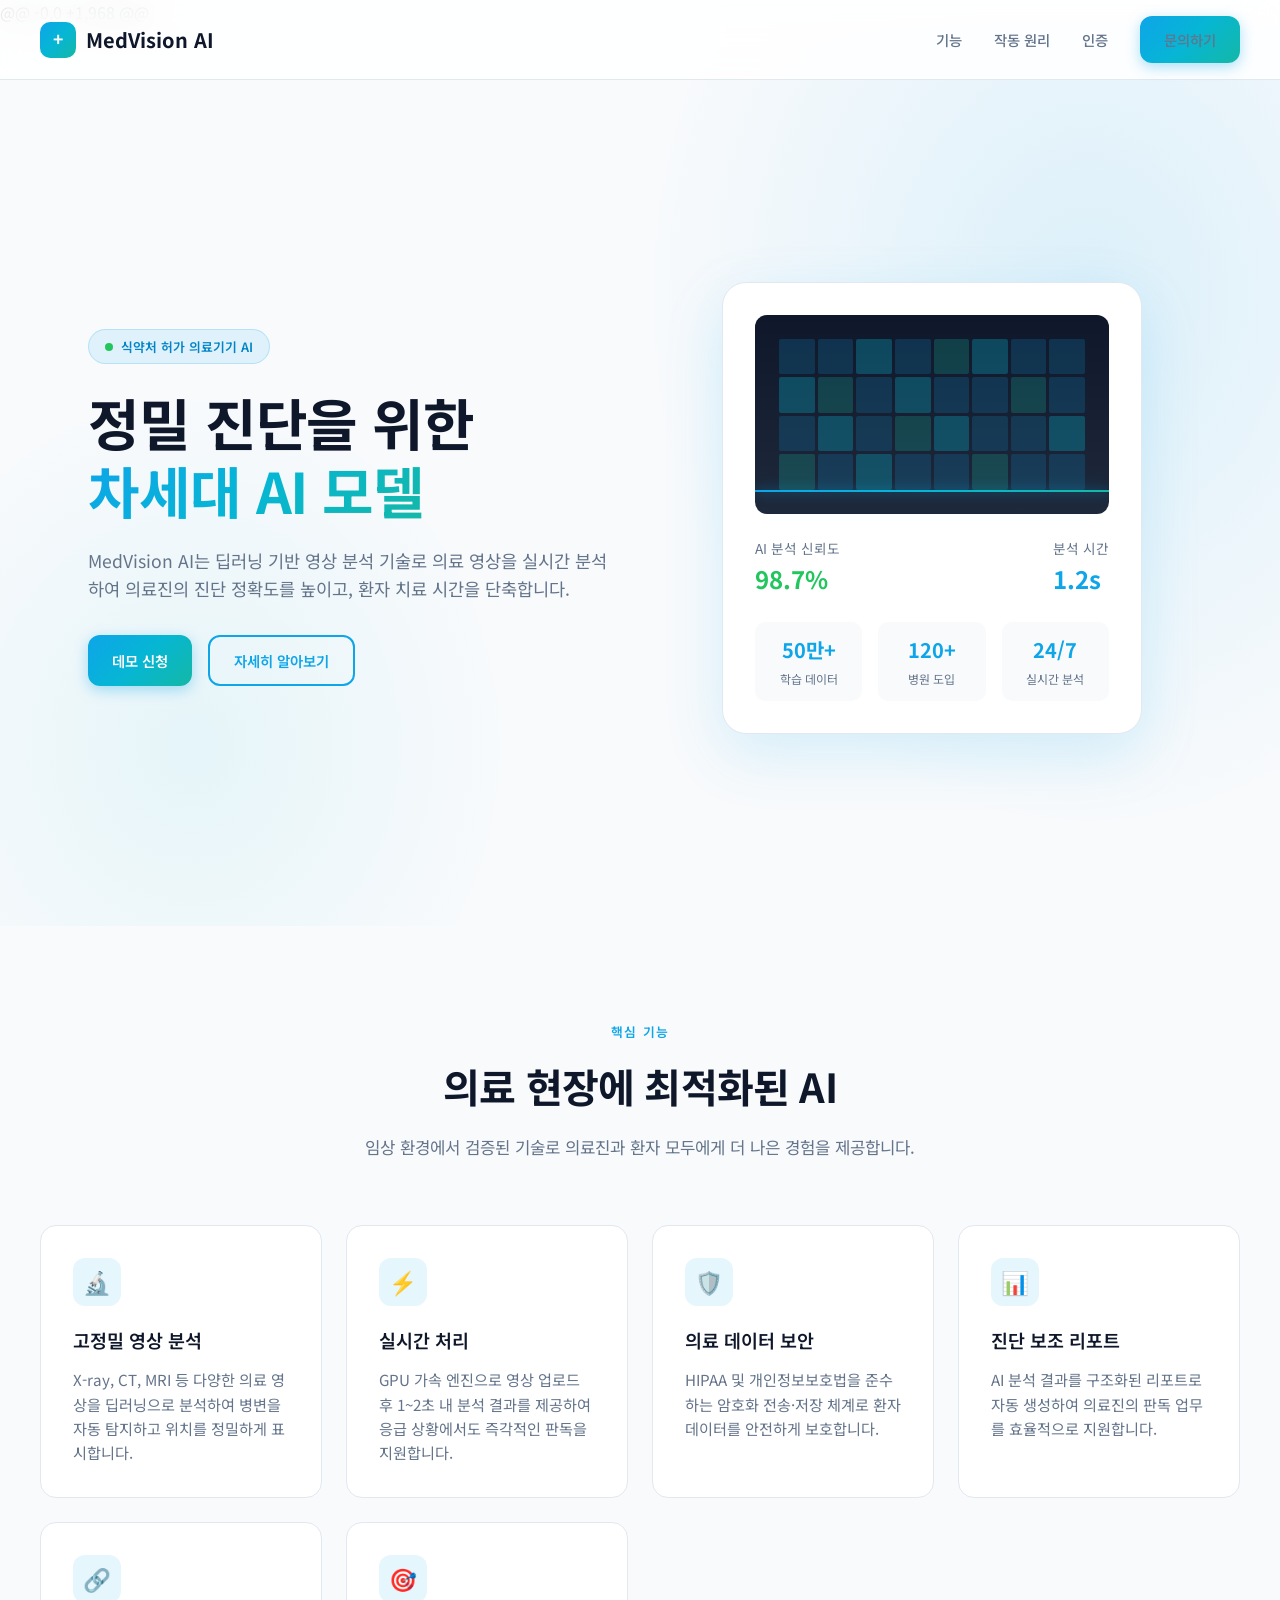
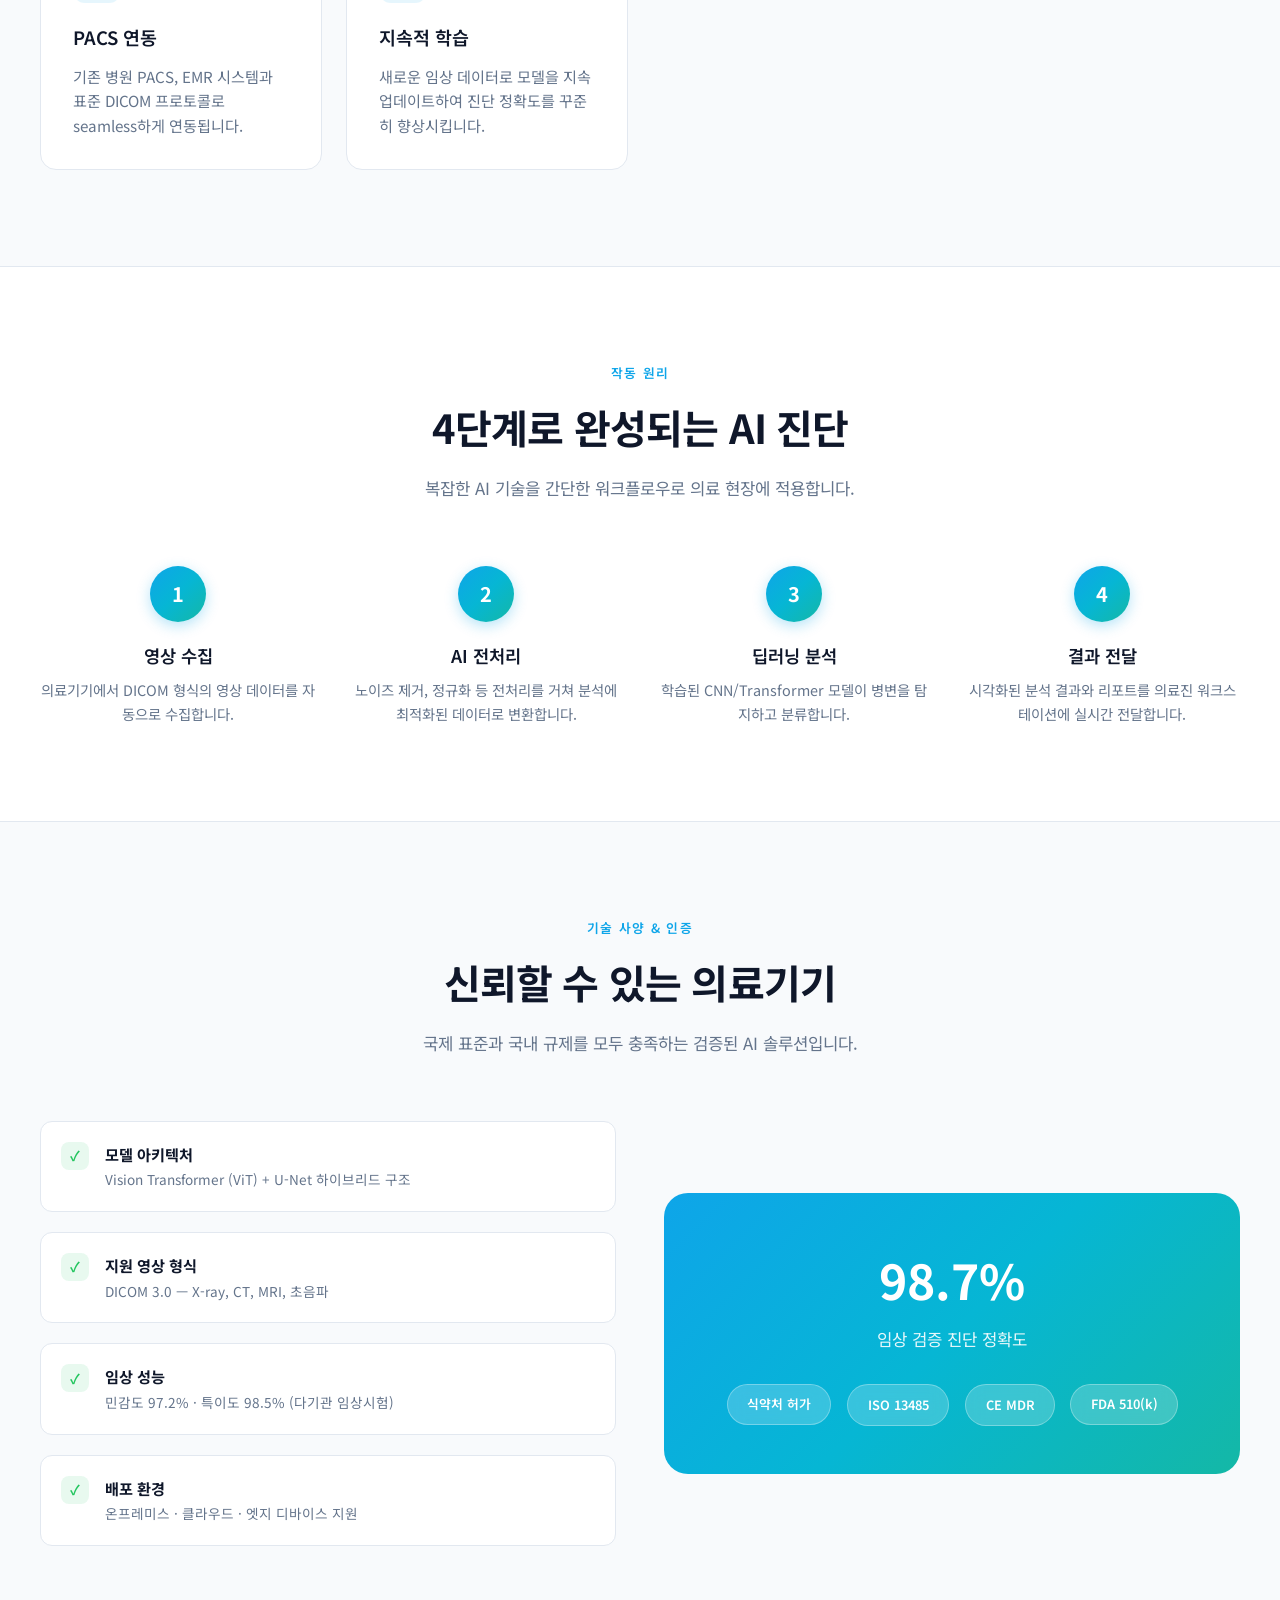
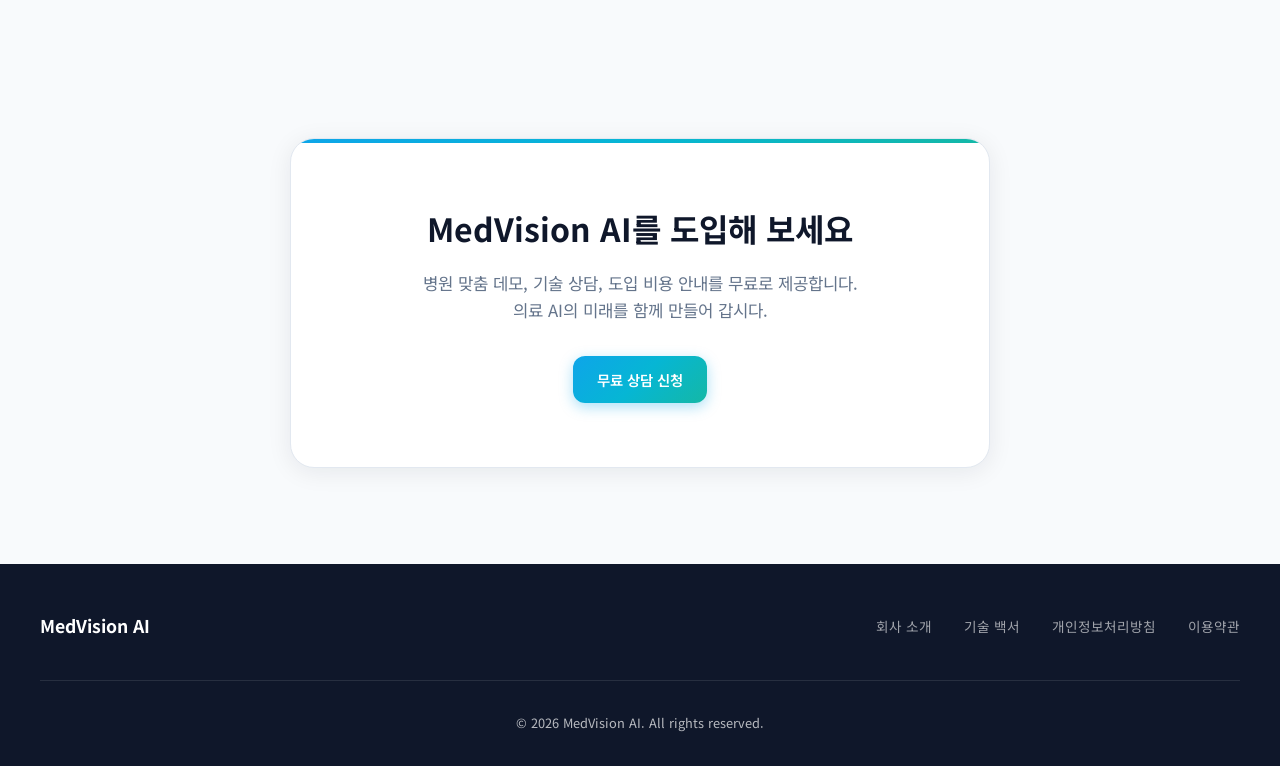
<file: templates/index.html>
@@ -0,0 +1,968 @@
<!DOCTYPE html>
<html lang="ko">
<head>
  <meta charset="UTF-8">
  <meta name="viewport" content="width=device-width, initial-scale=1.0">
  <title>MedVision AI — 의료기기 AI 진단 솔루션</title>
  <link rel="preconnect" href="https://fonts.googleapis.com">
  <link rel="preconnect" href="https://fonts.gstatic.com" crossorigin>
  <link href="https://fonts.googleapis.com/css2?family=Inter:wght@300;400;500;600;700&family=Noto+Sans+KR:wght@300;400;500;600;700&display=swap" rel="stylesheet">
  <style>
    *, *::before, *::after {
      margin: 0;
      padding: 0;
      box-sizing: border-box;
    }

    :root {
      --primary: #0ea5e9;
      --primary-dark: #0284c7;
      --accent: #06b6d4;
      --bg: #f8fafc;
      --surface: #ffffff;
      --text: #0f172a;
      --text-muted: #64748b;
      --border: #e2e8f0;
      --gradient: linear-gradient(135deg, #0ea5e9 0%, #06b6d4 50%, #14b8a6 100%);
      --shadow-sm: 0 1px 3px rgba(15, 23, 42, 0.06);
      --shadow-md: 0 4px 24px rgba(15, 23, 42, 0.08);
      --shadow-lg: 0 20px 60px rgba(14, 165, 233, 0.15);
      --radius: 16px;
      --radius-lg: 24px;
    }

    html {
      scroll-behavior: smooth;
    }

    body {
      font-family: 'Noto Sans KR', 'Inter', -apple-system, sans-serif;
      background: var(--bg);
      color: var(--text);
      line-height: 1.6;
      overflow-x: hidden;
    }

    /* ── Navigation ── */
    nav {
      position: fixed;
      top: 0;
      left: 0;
      right: 0;
      z-index: 100;
      padding: 1rem 2rem;
      background: rgba(255, 255, 255, 0.85);
      backdrop-filter: blur(16px);
      border-bottom: 1px solid var(--border);
      transition: box-shadow 0.3s;
    }

    nav.scrolled {
      box-shadow: var(--shadow-md);
    }

    .nav-inner {
      max-width: 1200px;
      margin: 0 auto;
      display: flex;
      align-items: center;
      justify-content: space-between;
    }

    .logo {
      display: flex;
      align-items: center;
      gap: 0.6rem;
      font-weight: 700;
      font-size: 1.25rem;
      color: var(--text);
      text-decoration: none;
    }

    .logo-icon {
      width: 36px;
      height: 36px;
      background: var(--gradient);
      border-radius: 10px;
      display: flex;
      align-items: center;
      justify-content: center;
      color: white;
      font-size: 1.1rem;
    }

    .nav-links {
      display: flex;
      align-items: center;
      gap: 2rem;
      list-style: none;
    }

    .nav-links a {
      text-decoration: none;
      color: var(--text-muted);
      font-size: 0.9rem;
      font-weight: 500;
      transition: color 0.2s;
    }

    .nav-links a:hover {
      color: var(--primary);
    }

    .btn {
      display: inline-flex;
      align-items: center;
      gap: 0.5rem;
      padding: 0.75rem 1.5rem;
      border-radius: 12px;
      font-size: 0.9rem;
      font-weight: 600;
      text-decoration: none;
      border: none;
      cursor: pointer;
      transition: all 0.25s;
    }

    .btn-primary {
      background: var(--gradient);
      color: white;
      box-shadow: 0 4px 14px rgba(14, 165, 233, 0.35);
    }

    .btn-primary:hover {
      transform: translateY(-2px);
      box-shadow: 0 8px 24px rgba(14, 165, 233, 0.4);
    }

    .btn-outline {
      background: transparent;
      color: var(--primary);
      border: 2px solid var(--primary);
    }

    .btn-outline:hover {
      background: var(--primary);
      color: white;
    }

    /* ── Hero ── */
    .hero {
      min-height: 100vh;
      display: flex;
      align-items: center;
      padding: 8rem 2rem 4rem;
      position: relative;
      overflow: hidden;
    }

    .hero::before {
      content: '';
      position: absolute;
      top: -30%;
      right: -20%;
      width: 70%;
      height: 120%;
      background: radial-gradient(ellipse, rgba(14, 165, 233, 0.12) 0%, transparent 70%);
      pointer-events: none;
    }

    .hero::after {
      content: '';
      position: absolute;
      bottom: -20%;
      left: -10%;
      width: 50%;
      height: 80%;
      background: radial-gradient(ellipse, rgba(6, 182, 212, 0.08) 0%, transparent 70%);
      pointer-events: none;
    }

    .hero-inner {
      max-width: 1200px;
      margin: 0 auto;
      display: grid;
      grid-template-columns: 1fr 1fr;
      gap: 4rem;
      align-items: center;
      position: relative;
      z-index: 1;
    }

    .hero-badge {
      display: inline-flex;
      align-items: center;
      gap: 0.5rem;
      padding: 0.4rem 1rem;
      background: rgba(14, 165, 233, 0.1);
      border: 1px solid rgba(14, 165, 233, 0.2);
      border-radius: 100px;
      font-size: 0.8rem;
      font-weight: 600;
      color: var(--primary-dark);
      margin-bottom: 1.5rem;
    }

    .hero-badge span {
      width: 8px;
      height: 8px;
      background: #22c55e;
      border-radius: 50%;
      animation: pulse 2s infinite;
    }

    @keyframes pulse {
      0%, 100% { opacity: 1; }
      50% { opacity: 0.4; }
    }

    .hero h1 {
      font-size: clamp(2.2rem, 5vw, 3.5rem);
      font-weight: 700;
      line-height: 1.2;
      margin-bottom: 1.5rem;
      letter-spacing: -0.02em;
    }

    .hero h1 .gradient-text {
      background: var(--gradient);
      -webkit-background-clip: text;
      -webkit-text-fill-color: transparent;
      background-clip: text;
    }

    .hero p {
      font-size: 1.1rem;
      color: var(--text-muted);
      margin-bottom: 2rem;
      max-width: 520px;
    }

    .hero-actions {
      display: flex;
      gap: 1rem;
      flex-wrap: wrap;
    }

    .hero-visual {
      position: relative;
      display: flex;
      justify-content: center;
      align-items: center;
    }

    .hero-card {
      background: var(--surface);
      border-radius: var(--radius-lg);
      padding: 2rem;
      box-shadow: var(--shadow-lg);
      border: 1px solid var(--border);
      width: 100%;
      max-width: 420px;
      animation: float 6s ease-in-out infinite;
    }

    @keyframes float {
      0%, 100% { transform: translateY(0); }
      50% { transform: translateY(-12px); }
    }

    .scan-preview {
      background: linear-gradient(180deg, #0f172a 0%, #1e293b 100%);
      border-radius: 12px;
      padding: 1.5rem;
      margin-bottom: 1.5rem;
      position: relative;
      overflow: hidden;
    }

    .scan-grid {
      display: grid;
      grid-template-columns: repeat(8, 1fr);
      gap: 3px;
      opacity: 0.6;
    }

    .scan-cell {
      aspect-ratio: 1;
      border-radius: 2px;
      background: rgba(14, 165, 233, 0.3);
      animation: scanPulse 3s ease-in-out infinite;
    }

    .scan-cell:nth-child(odd) { animation-delay: 0.5s; }
    .scan-cell:nth-child(3n) { background: rgba(6, 182, 212, 0.5); }
    .scan-cell:nth-child(5n) { background: rgba(20, 184, 166, 0.4); }

    @keyframes scanPulse {
      0%, 100% { opacity: 0.3; }
      50% { opacity: 1; }
    }

    .scan-line {
      position: absolute;
      left: 0;
      right: 0;
      height: 2px;
      background: var(--gradient);
      box-shadow: 0 0 12px rgba(14, 165, 233, 0.8);
      animation: scanLine 3s linear infinite;
    }

    @keyframes scanLine {
      0% { top: 0; }
      100% { top: 100%; }
    }

    .scan-result {
      display: flex;
      justify-content: space-between;
      align-items: center;
    }

    .scan-result-label {
      font-size: 0.85rem;
      color: var(--text-muted);
    }

    .scan-result-value {
      font-size: 1.5rem;
      font-weight: 700;
      color: #22c55e;
    }

    .hero-stats {
      display: grid;
      grid-template-columns: repeat(3, 1fr);
      gap: 1rem;
      margin-top: 1.5rem;
    }

    .stat-item {
      text-align: center;
      padding: 0.75rem;
      background: var(--bg);
      border-radius: 10px;
    }

    .stat-value {
      font-size: 1.25rem;
      font-weight: 700;
      color: var(--primary);
    }

    .stat-label {
      font-size: 0.75rem;
      color: var(--text-muted);
      margin-top: 0.2rem;
    }

    /* ── Sections ── */
    section {
      padding: 6rem 2rem;
    }

    .section-inner {
      max-width: 1200px;
      margin: 0 auto;
    }

    .section-header {
      text-align: center;
      margin-bottom: 4rem;
    }

    .section-tag {
      display: inline-block;
      font-size: 0.8rem;
      font-weight: 600;
      color: var(--primary);
      text-transform: uppercase;
      letter-spacing: 0.1em;
      margin-bottom: 0.75rem;
    }

    .section-header h2 {
      font-size: clamp(1.8rem, 4vw, 2.5rem);
      font-weight: 700;
      margin-bottom: 1rem;
      letter-spacing: -0.02em;
    }

    .section-header p {
      color: var(--text-muted);
      max-width: 600px;
      margin: 0 auto;
      font-size: 1.05rem;
    }

    /* ── Features ── */
    .features-grid {
      display: grid;
      grid-template-columns: repeat(auto-fit, minmax(280px, 1fr));
      gap: 1.5rem;
    }

    .feature-card {
      background: var(--surface);
      border: 1px solid var(--border);
      border-radius: var(--radius);
      padding: 2rem;
      transition: all 0.3s;
    }

    .feature-card:hover {
      transform: translateY(-4px);
      box-shadow: var(--shadow-md);
      border-color: rgba(14, 165, 233, 0.3);
    }

    .feature-icon {
      width: 48px;
      height: 48px;
      background: rgba(14, 165, 233, 0.1);
      border-radius: 12px;
      display: flex;
      align-items: center;
      justify-content: center;
      font-size: 1.4rem;
      margin-bottom: 1.25rem;
    }

    .feature-card h3 {
      font-size: 1.15rem;
      font-weight: 600;
      margin-bottom: 0.75rem;
    }

    .feature-card p {
      color: var(--text-muted);
      font-size: 0.95rem;
    }

    /* ── How it works ── */
    .how-it-works {
      background: var(--surface);
      border-top: 1px solid var(--border);
      border-bottom: 1px solid var(--border);
    }

    .steps {
      display: grid;
      grid-template-columns: repeat(auto-fit, minmax(240px, 1fr));
      gap: 2rem;
      position: relative;
    }

    .step {
      text-align: center;
      position: relative;
    }

    .step-number {
      width: 56px;
      height: 56px;
      background: var(--gradient);
      color: white;
      border-radius: 50%;
      display: flex;
      align-items: center;
      justify-content: center;
      font-size: 1.25rem;
      font-weight: 700;
      margin: 0 auto 1.25rem;
      box-shadow: 0 4px 14px rgba(14, 165, 233, 0.3);
    }

    .step h3 {
      font-size: 1.1rem;
      font-weight: 600;
      margin-bottom: 0.5rem;
    }

    .step p {
      color: var(--text-muted);
      font-size: 0.9rem;
    }

    /* ── Specs ── */
    .specs-grid {
      display: grid;
      grid-template-columns: 1fr 1fr;
      gap: 3rem;
      align-items: center;
    }

    .specs-list {
      list-style: none;
      display: flex;
      flex-direction: column;
      gap: 1.25rem;
    }

    .spec-item {
      display: flex;
      align-items: flex-start;
      gap: 1rem;
      padding: 1.25rem;
      background: var(--surface);
      border: 1px solid var(--border);
      border-radius: 12px;
      transition: border-color 0.2s;
    }

    .spec-item:hover {
      border-color: rgba(14, 165, 233, 0.3);
    }

    .spec-check {
      width: 28px;
      height: 28px;
      min-width: 28px;
      background: rgba(34, 197, 94, 0.1);
      color: #22c55e;
      border-radius: 8px;
      display: flex;
      align-items: center;
      justify-content: center;
      font-size: 0.85rem;
      font-weight: 700;
    }

    .spec-item strong {
      display: block;
      font-size: 0.95rem;
      margin-bottom: 0.2rem;
    }

    .spec-item span {
      font-size: 0.85rem;
      color: var(--text-muted);
    }

    .specs-visual {
      background: var(--gradient);
      border-radius: var(--radius-lg);
      padding: 3rem;
      color: white;
      text-align: center;
    }

    .specs-visual h3 {
      font-size: 3rem;
      font-weight: 700;
      margin-bottom: 0.5rem;
    }

    .specs-visual p {
      opacity: 0.9;
      font-size: 1.05rem;
      margin-bottom: 2rem;
    }

    .cert-badges {
      display: flex;
      justify-content: center;
      gap: 1rem;
      flex-wrap: wrap;
    }

    .cert-badge {
      background: rgba(255, 255, 255, 0.2);
      backdrop-filter: blur(8px);
      padding: 0.6rem 1.2rem;
      border-radius: 100px;
      font-size: 0.8rem;
      font-weight: 600;
      border: 1px solid rgba(255, 255, 255, 0.3);
    }

    /* ── CTA ── */
    .cta {
      text-align: center;
      padding: 6rem 2rem;
    }

    .cta-box {
      max-width: 700px;
      margin: 0 auto;
      background: var(--surface);
      border: 1px solid var(--border);
      border-radius: var(--radius-lg);
      padding: 4rem 3rem;
      box-shadow: var(--shadow-md);
      position: relative;
      overflow: hidden;
    }

    .cta-box::before {
      content: '';
      position: absolute;
      top: 0;
      left: 0;
      right: 0;
      height: 4px;
      background: var(--gradient);
    }

    .cta-box h2 {
      font-size: 2rem;
      font-weight: 700;
      margin-bottom: 1rem;
    }

    .cta-box p {
      color: var(--text-muted);
      margin-bottom: 2rem;
      font-size: 1.05rem;
    }

    /* ── Footer ── */
    footer {
      background: var(--text);
      color: rgba(255, 255, 255, 0.7);
      padding: 3rem 2rem 2rem;
    }

    .footer-inner {
      max-width: 1200px;
      margin: 0 auto;
      display: flex;
      justify-content: space-between;
      align-items: center;
      flex-wrap: wrap;
      gap: 1.5rem;
    }

    .footer-logo {
      color: white;
      font-weight: 700;
      font-size: 1.1rem;
    }

    .footer-links {
      display: flex;
      gap: 2rem;
      list-style: none;
    }

    .footer-links a {
      color: rgba(255, 255, 255, 0.6);
      text-decoration: none;
      font-size: 0.85rem;
      transition: color 0.2s;
    }

    .footer-links a:hover {
      color: white;
    }

    .footer-copy {
      width: 100%;
      text-align: center;
      padding-top: 2rem;
      margin-top: 1rem;
      border-top: 1px solid rgba(255, 255, 255, 0.1);
      font-size: 0.8rem;
    }

    /* ── Responsive ── */
    @media (max-width: 900px) {
      .hero-inner {
        grid-template-columns: 1fr;
        text-align: center;
      }

      .hero p {
        margin-left: auto;
        margin-right: auto;
      }

      .hero-actions {
        justify-content: center;
      }

      .hero-visual {
        order: -1;
      }

      .specs-grid {
        grid-template-columns: 1fr;
      }

      .nav-links {
        display: none;
      }
    }

    /* ── Fade-in animation ── */
    .fade-in {
      opacity: 0;
      transform: translateY(24px);
      transition: opacity 0.6s ease, transform 0.6s ease;
    }

    .fade-in.visible {
      opacity: 1;
      transform: translateY(0);
    }
  </style>
</head>
<body>

  <!-- Navigation -->
  <nav id="navbar">
    <div class="nav-inner">
      <a href="#" class="logo">
        <div class="logo-icon">+</div>
        MedVision AI
      </a>
      <ul class="nav-links">
        <li><a href="#features">기능</a></li>
        <li><a href="#how-it-works">작동 원리</a></li>
        <li><a href="#specs">인증</a></li>
        <li><a href="#contact" class="btn btn-primary">문의하기</a></li>
      </ul>
    </div>
  </nav>

  <!-- Hero -->
  <section class="hero">
    <div class="hero-inner">
      <div class="hero-content fade-in">
        <div class="hero-badge">
          <span></span>
          식약처 허가 의료기기 AI
        </div>
        <h1>
          정밀 진단을 위한<br>
          <span class="gradient-text">차세대 AI 모델</span>
        </h1>
        <p>
          MedVision AI는 딥러닝 기반 영상 분석 기술로 의료 영상을 실시간 분석하여
          의료진의 진단 정확도를 높이고, 환자 치료 시간을 단축합니다.
        </p>
        <div class="hero-actions">
          <a href="#contact" class="btn btn-primary">데모 신청</a>
          <a href="#how-it-works" class="btn btn-outline">자세히 알아보기</a>
        </div>
      </div>

      <div class="hero-visual fade-in">
        <div class="hero-card">
          <div class="scan-preview">
            <div class="scan-grid">
              <div class="scan-cell"></div><div class="scan-cell"></div><div class="scan-cell"></div><div class="scan-cell"></div>
              <div class="scan-cell"></div><div class="scan-cell"></div><div class="scan-cell"></div><div class="scan-cell"></div>
              <div class="scan-cell"></div><div class="scan-cell"></div><div class="scan-cell"></div><div class="scan-cell"></div>
              <div class="scan-cell"></div><div class="scan-cell"></div><div class="scan-cell"></div><div class="scan-cell"></div>
              <div class="scan-cell"></div><div class="scan-cell"></div><div class="scan-cell"></div><div class="scan-cell"></div>
              <div class="scan-cell"></div><div class="scan-cell"></div><div class="scan-cell"></div><div class="scan-cell"></div>
              <div class="scan-cell"></div><div class="scan-cell"></div><div class="scan-cell"></div><div class="scan-cell"></div>
              <div class="scan-cell"></div><div class="scan-cell"></div><div class="scan-cell"></div><div class="scan-cell"></div>
            </div>
            <div class="scan-line"></div>
          </div>
          <div class="scan-result">
            <div>
              <div class="scan-result-label">AI 분석 신뢰도</div>
              <div class="scan-result-value">98.7%</div>
            </div>
            <div>
              <div class="scan-result-label">분석 시간</div>
              <div class="scan-result-value" style="color: var(--primary);">1.2s</div>
            </div>
          </div>
          <div class="hero-stats">
            <div class="stat-item">
              <div class="stat-value">50만+</div>
              <div class="stat-label">학습 데이터</div>
            </div>
            <div class="stat-item">
              <div class="stat-value">120+</div>
              <div class="stat-label">병원 도입</div>
            </div>
            <div class="stat-item">
              <div class="stat-value">24/7</div>
              <div class="stat-label">실시간 분석</div>
            </div>
          </div>
        </div>
      </div>
    </div>
  </section>

  <!-- Features -->
  <section id="features">
    <div class="section-inner">
      <div class="section-header fade-in">
        <div class="section-tag">핵심 기능</div>
        <h2>의료 현장에 최적화된 AI</h2>
        <p>임상 환경에서 검증된 기술로 의료진과 환자 모두에게 더 나은 경험을 제공합니다.</p>
      </div>
      <div class="features-grid">
        <div class="feature-card fade-in">
          <div class="feature-icon">🔬</div>
          <h3>고정밀 영상 분석</h3>
          <p>X-ray, CT, MRI 등 다양한 의료 영상을 딥러닝으로 분석하여 병변을 자동 탐지하고 위치를 정밀하게 표시합니다.</p>
        </div>
        <div class="feature-card fade-in">
          <div class="feature-icon">⚡</div>
          <h3>실시간 처리</h3>
          <p>GPU 가속 엔진으로 영상 업로드 후 1~2초 내 분석 결과를 제공하여 응급 상황에서도 즉각적인 판독을 지원합니다.</p>
        </div>
        <div class="feature-card fade-in">
          <div class="feature-icon">🛡️</div>
          <h3>의료 데이터 보안</h3>
          <p>HIPAA 및 개인정보보호법을 준수하는 암호화 전송·저장 체계로 환자 데이터를 안전하게 보호합니다.</p>
        </div>
        <div class="feature-card fade-in">
          <div class="feature-icon">📊</div>
          <h3>진단 보조 리포트</h3>
          <p>AI 분석 결과를 구조화된 리포트로 자동 생성하여 의료진의 판독 업무를 효율적으로 지원합니다.</p>
        </div>
        <div class="feature-card fade-in">
          <div class="feature-icon">🔗</div>
          <h3>PACS 연동</h3>
          <p>기존 병원 PACS, EMR 시스템과 표준 DICOM 프로토콜로 seamless하게 연동됩니다.</p>
        </div>
        <div class="feature-card fade-in">
          <div class="feature-icon">🎯</div>
          <h3>지속적 학습</h3>
          <p>새로운 임상 데이터로 모델을 지속 업데이트하여 진단 정확도를 꾸준히 향상시킵니다.</p>
        </div>
      </div>
    </div>
  </section>

  <!-- How it works -->
  <section id="how-it-works" class="how-it-works">
    <div class="section-inner">
      <div class="section-header fade-in">
        <div class="section-tag">작동 원리</div>
        <h2>4단계로 완성되는 AI 진단</h2>
        <p>복잡한 AI 기술을 간단한 워크플로우로 의료 현장에 적용합니다.</p>
      </div>
      <div class="steps">
        <div class="step fade-in">
          <div class="step-number">1</div>
          <h3>영상 수집</h3>
          <p>의료기기에서 DICOM 형식의 영상 데이터를 자동으로 수집합니다.</p>
        </div>
        <div class="step fade-in">
          <div class="step-number">2</div>
          <h3>AI 전처리</h3>
          <p>노이즈 제거, 정규화 등 전처리를 거쳐 분석에 최적화된 데이터로 변환합니다.</p>
        </div>
        <div class="step fade-in">
          <div class="step-number">3</div>
          <h3>딥러닝 분석</h3>
          <p>학습된 CNN/Transformer 모델이 병변을 탐지하고 분류합니다.</p>
        </div>
        <div class="step fade-in">
          <div class="step-number">4</div>
          <h3>결과 전달</h3>
          <p>시각화된 분석 결과와 리포트를 의료진 워크스테이션에 실시간 전달합니다.</p>
        </div>
      </div>
    </div>
  </section>

  <!-- Specs & Certifications -->
  <section id="specs">
    <div class="section-inner">
      <div class="section-header fade-in">
        <div class="section-tag">기술 사양 & 인증</div>
        <h2>신뢰할 수 있는 의료기기</h2>
        <p>국제 표준과 국내 규제를 모두 충족하는 검증된 AI 솔루션입니다.</p>
      </div>
      <div class="specs-grid">
        <ul class="specs-list fade-in">
          <li class="spec-item">
            <div class="spec-check">✓</div>
            <div>
              <strong>모델 아키텍처</strong>
              <span>Vision Transformer (ViT) + U-Net 하이브리드 구조</span>
            </div>
          </li>
          <li class="spec-item">
            <div class="spec-check">✓</div>
            <div>
              <strong>지원 영상 형식</strong>
              <span>DICOM 3.0 — X-ray, CT, MRI, 초음파</span>
            </div>
          </li>
          <li class="spec-item">
            <div class="spec-check">✓</div>
            <div>
              <strong>임상 성능</strong>
              <span>민감도 97.2% · 특이도 98.5% (다기관 임상시험)</span>
            </div>
          </li>
          <li class="spec-item">
            <div class="spec-check">✓</div>
            <div>
              <strong>배포 환경</strong>
              <span>온프레미스 · 클라우드 · 엣지 디바이스 지원</span>
            </div>
          </li>
        </ul>
        <div class="specs-visual fade-in">
          <h3>98.7%</h3>
          <p>임상 검증 진단 정확도</p>
          <div class="cert-badges">
            <span class="cert-badge">식약처 허가</span>
            <span class="cert-badge">ISO 13485</span>
            <span class="cert-badge">CE MDR</span>
            <span class="cert-badge">FDA 510(k)</span>
          </div>
        </div>
      </div>
    </div>
  </section>

  <!-- CTA -->
  <section id="contact" class="cta">
    <div class="cta-box fade-in">
      <h2>MedVision AI를 도입해 보세요</h2>
      <p>병원 맞춤 데모, 기술 상담, 도입 비용 안내를 무료로 제공합니다.<br>의료 AI의 미래를 함께 만들어 갑시다.</p>
      <a href="mailto:contact@medvision.ai" class="btn btn-primary">무료 상담 신청</a>
    </div>
  </section>

  <!-- Footer -->
  <footer>
    <div class="footer-inner">
      <div class="footer-logo">MedVision AI</div>
      <ul class="footer-links">
        <li><a href="#">회사 소개</a></li>
        <li><a href="#">기술 백서</a></li>
        <li><a href="#">개인정보처리방침</a></li>
        <li><a href="#">이용약관</a></li>
      </ul>
      <div class="footer-copy">
        &copy; 2026 MedVision AI. All rights reserved.
      </div>
    </div>
  </footer>

  <script>
    // Navbar scroll effect
    const navbar = document.getElementById('navbar');
    window.addEventListener('scroll', () => {
      navbar.classList.toggle('scrolled', window.scrollY > 20);
    });

    // Fade-in on scroll
    const observer = new IntersectionObserver((entries) => {
      entries.forEach(entry => {
        if (entry.isIntersecting) {
          entry.target.classList.add('visible');
        }
      });
    }, { threshold: 0.1, rootMargin: '0px 0px -40px 0px' });

    document.querySelectorAll('.fade-in').forEach(el => observer.observe(el));
  </script>
</body>
</html>
</file>
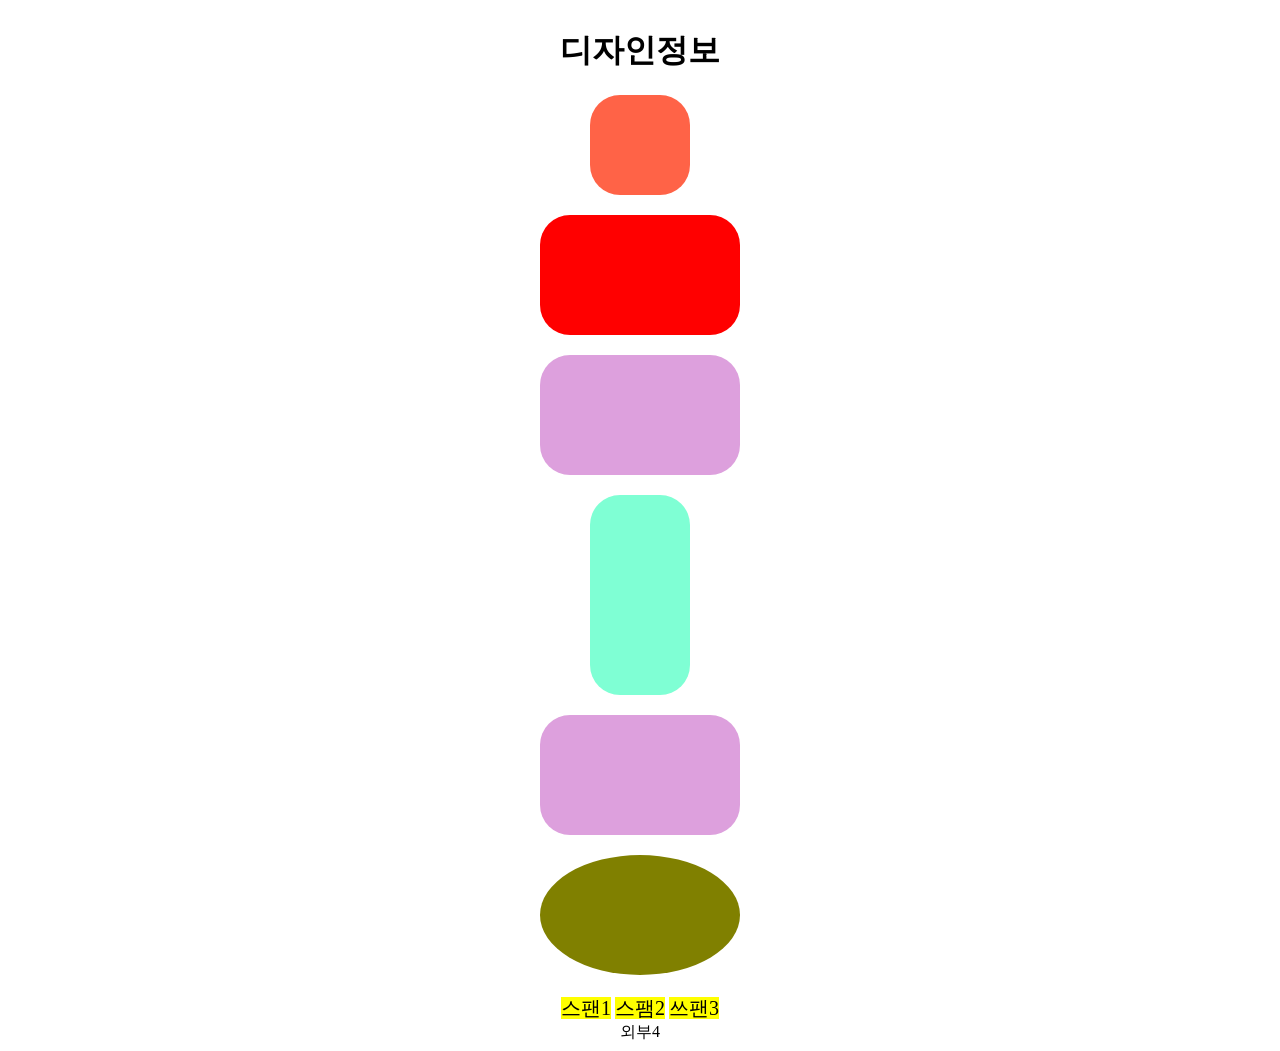
<file: templates/class-id.html>
<!DOCTYPE html>
<html lang="ko">
<head>
    <meta charset="UTF-8">
    <meta name="viewport" content="width=device-width, initial-scale=1.0">
    <title>class-id</title>
</head>
<style>
    body {
        display: flex;
        flex-direction: column;
        align-items: center;
        justify-content: center;
    }
    .my-box {
        width: 200px;
        height:120px;
        background-color:plum;
        margin-bottom: 20px;
        border-radius: 30px;
    }
    .round-box {
        border-radius: 50%;
        background-color: olive;
    }

    #small-box {
        width: 100px;
        height: 100px;
        background-color: tomato;
        margin-bottom: 20px;
        border-radius: 30px;
    }
    div.my-box.good {
        width: 100px;
        height: 200px;
        background-color: aquamarine;
        margin-bottom: 20px;
        border-radius: 30px;
    }
    .parent  span{
        background-color: yellow;
        font-size: 20px;
    }
                    
</style>
<body>
    <h1>디자인정보</h1>
    <div id="small-box"></div>
    <div class="my-box" style="background-color: red;"`></div>
    <div class="my-box"></div>
    <div class="my-box good"></div>
    <div class="my-box"></div>  
    <div class="my-box round-box"></div>
    <div class="parent">
        <div>
        <span>스팬1</span>
        <span>스팸2</span>
        <span>쓰팬3</span>
        </div>
    </div>
    <span>외부4</span>
</body>
</html>
</file>
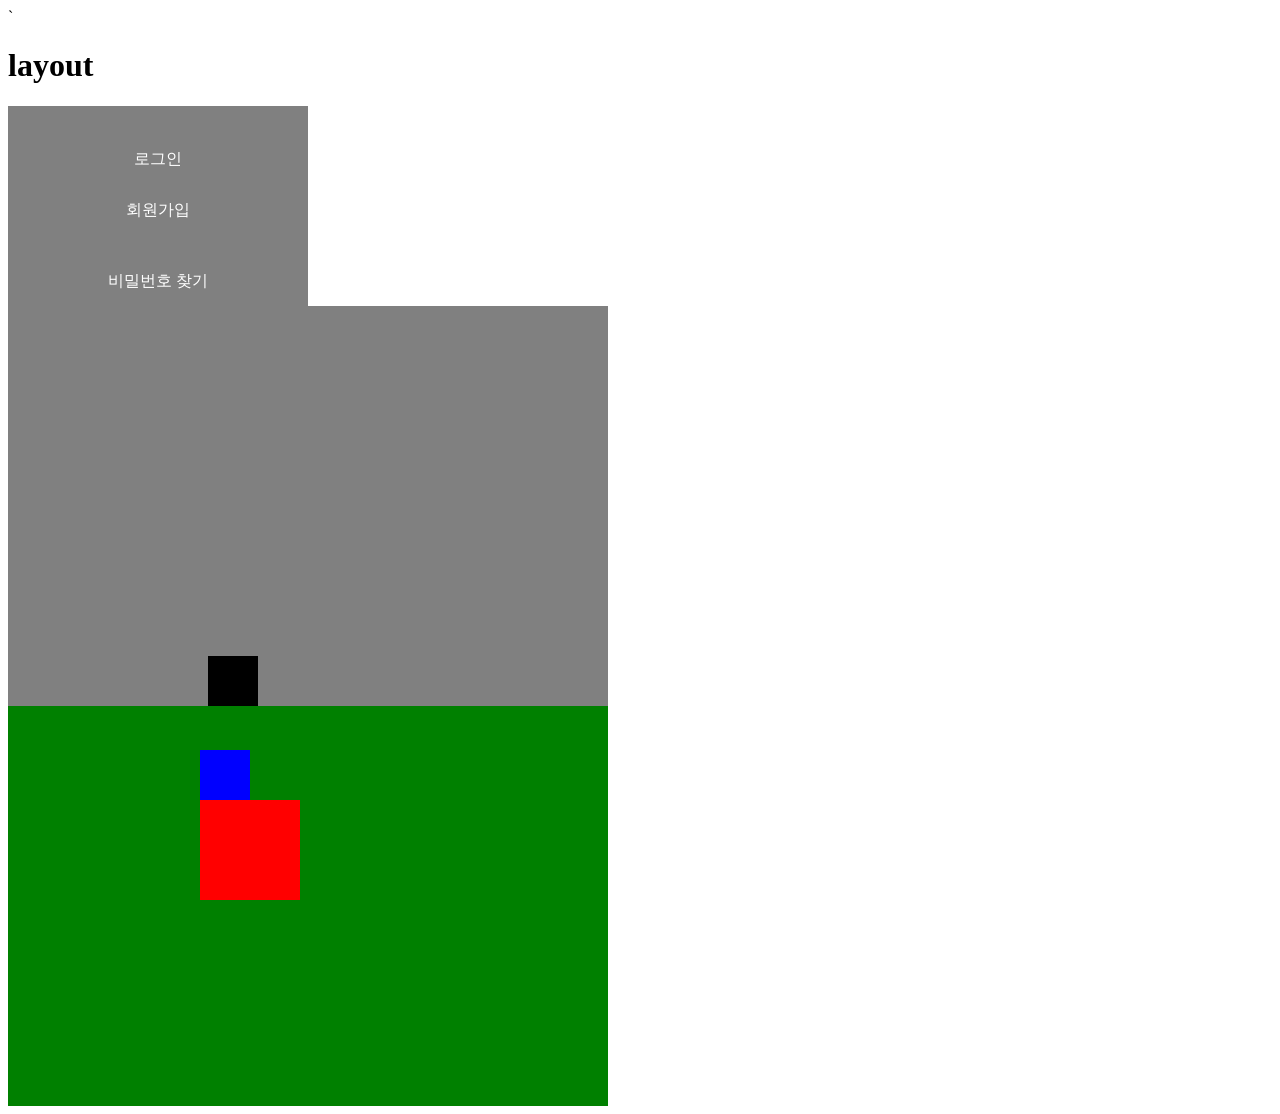
<file: templates/layout.html>
<!DOCTYPE html>
<html lang="ko">
<head>
    <meta charset="UTF-8">
    <meta name="viewport" content="width=device-width, initial-scale=1.0">
    <title>layout</title>`
</head>
<body>
    <h1>layout</h1>
<div style="background-color: gray; width: 300px; height: 200px; color: white;
display: flex; flex-direction: column; align-items: center; justify-content: center;">
    <span style="margin-top: 30px;">로그인</span>
    <span style="margin-top: 30px;">회원가입</span>
    <span style="margin-top: 50px;">비밀번호 찾기</span>
</div>


    <div style="background-color: gray; width: 600px; height: 400px; position: relative;">
        <div style="background-color: black; width: 50px; height: 50px; position: absolute; bottom: 0px; left: 200px;"></div>
    </div>
    <div style="background-color: green; width: 600px; height: 400px; ">
        <div style="background-color: red; width: 100px; height: 100px; position: absolute; bottom: 0px; left: 200px;"></div>
       <div style="background-color: blue; width: 50px; height: 50px; position: absolute; bottom: 100px; left: 200px;"></div> 
    </div>
</body>
</html>
</file>
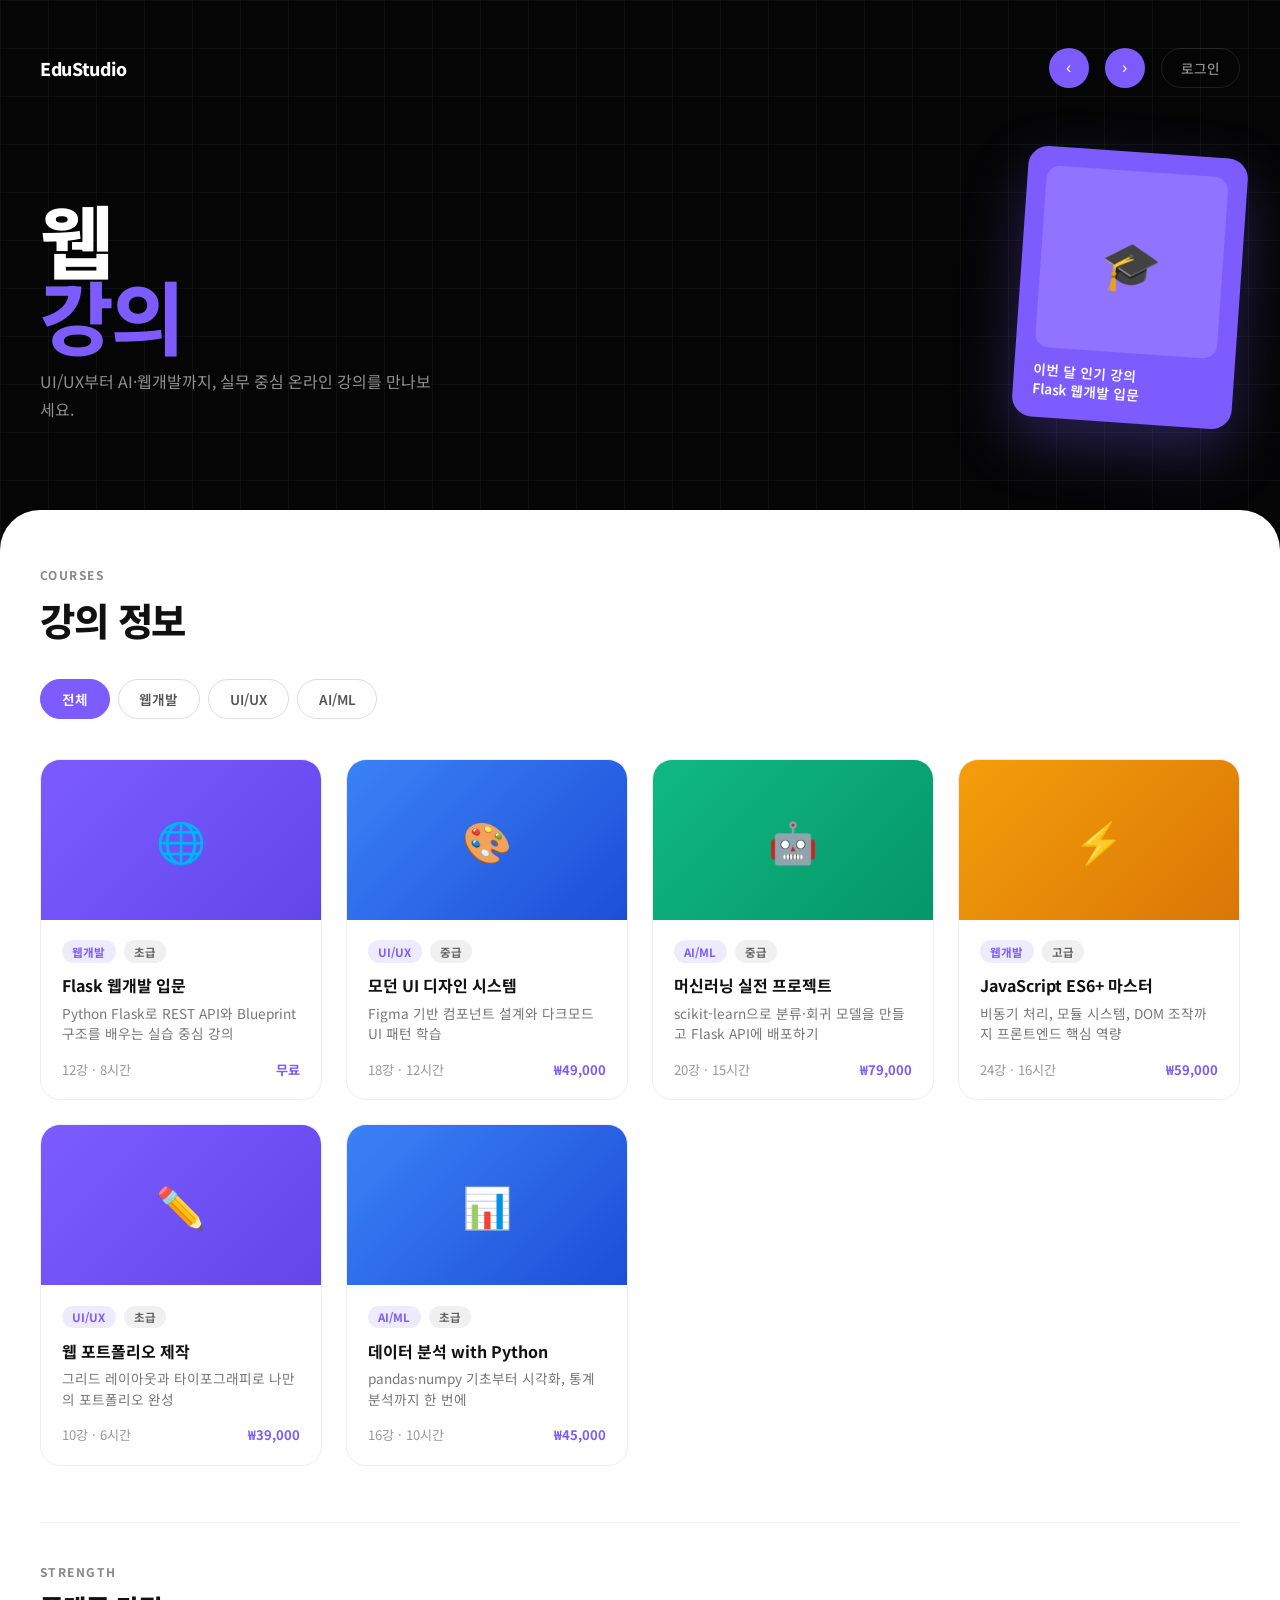
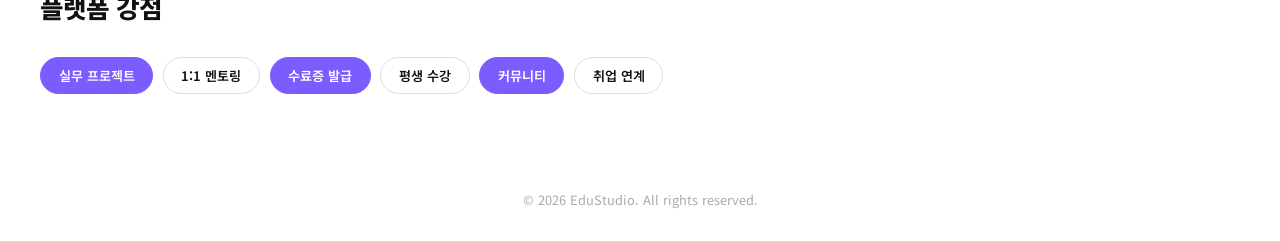
<file: templates/lectures.html>
<!DOCTYPE html>
<html lang="ko">
<head>
  <meta charset="UTF-8">
  <meta name="viewport" content="width=device-width, initial-scale=1.0">
  <title>강의 목록 — EduStudio</title>
  <link rel="preconnect" href="https://fonts.googleapis.com">
  <link rel="preconnect" href="https://fonts.gstatic.com" crossorigin>
  <link href="https://fonts.googleapis.com/css2?family=Inter:wght@400;600;700;800&family=Noto+Sans+KR:wght@400;500;700;800&display=swap" rel="stylesheet">
  <style>
    *, *::before, *::after { margin: 0; padding: 0; box-sizing: border-box; }

    :root {
      --bg: #050505;
      --purple: #7c5cff;
      --purple-dark: #6246ea;
      --purple-glow: rgba(124, 92, 255, 0.3);
      --white: #ffffff;
      --gray: #f4f4f5;
      --text-dark: #111111;
      --muted: rgba(255,255,255,0.55);
      --border: rgba(255,255,255,0.1);
    }

    body {
      font-family: 'Noto Sans KR', 'Inter', sans-serif;
      background: var(--bg);
      color: var(--white);
    }

    /* ── Hero (dark grid) ── */
    .hero {
      position: relative;
      min-height: 62vh;
      padding: 2rem 2rem 0;
      overflow: hidden;
    }

    .hero-grid {
      position: absolute;
      inset: 0;
      background-image:
        linear-gradient(rgba(255,255,255,0.04) 1px, transparent 1px),
        linear-gradient(90deg, rgba(255,255,255,0.04) 1px, transparent 1px);
      background-size: 48px 48px;
    }

    .hero-inner {
      position: relative;
      z-index: 1;
      max-width: 1200px;
      margin: 0 auto;
      padding-top: 1rem;
    }

    nav {
      display: flex;
      align-items: center;
      justify-content: space-between;
      margin-bottom: 4rem;
    }

    .logo {
      font-weight: 800;
      font-size: 1.1rem;
      letter-spacing: -0.02em;
      text-decoration: none;
      color: white;
    }

    .nav-actions {
      display: flex;
      align-items: center;
      gap: 1rem;
    }

    .nav-btn {
      width: 40px;
      height: 40px;
      border-radius: 50%;
      background: var(--purple);
      border: none;
      color: white;
      font-size: 1rem;
      cursor: pointer;
      display: flex;
      align-items: center;
      justify-content: center;
      transition: transform 0.2s;
    }

    .nav-btn:hover { transform: scale(1.08); }

    .nav-link {
      padding: 0.55rem 1.2rem;
      border-radius: 100px;
      border: 1px solid var(--border);
      color: var(--muted);
      text-decoration: none;
      font-size: 0.85rem;
      font-weight: 500;
      transition: all 0.2s;
    }

    .nav-link:hover { border-color: var(--purple); color: white; }

    .hero-content {
      display: grid;
      grid-template-columns: 1fr auto;
      gap: 2rem;
      align-items: end;
      padding-bottom: 5rem;
    }

    .hero-text h1 {
      font-size: clamp(3rem, 7vw, 5rem);
      font-weight: 800;
      line-height: 0.95;
      letter-spacing: -0.04em;
      margin-bottom: 1rem;
    }

    .hero-text h1 em {
      font-style: normal;
      color: var(--purple);
    }

    .hero-text p {
      color: var(--muted);
      font-size: 1rem;
      max-width: 400px;
      line-height: 1.7;
    }

    .hero-card {
      width: 220px;
      background: var(--purple);
      border-radius: 20px;
      padding: 1.2rem;
      transform: rotate(4deg);
      box-shadow: 0 24px 60px var(--purple-glow);
    }

    .hero-card-avatar {
      width: 100%;
      aspect-ratio: 1;
      background: rgba(255,255,255,0.15);
      border-radius: 14px;
      display: flex;
      align-items: center;
      justify-content: center;
      font-size: 3rem;
      margin-bottom: 0.8rem;
    }

    .hero-card p {
      font-size: 0.85rem;
      font-weight: 600;
      line-height: 1.4;
    }

    /* ── White content section ── */
    .content-wrap {
      background: var(--white);
      border-radius: 40px 40px 0 0;
      margin-top: -3rem;
      position: relative;
      z-index: 2;
      min-height: 50vh;
      padding: 3.5rem 2rem 4rem;
      color: var(--text-dark);
    }

    .content-inner {
      max-width: 1200px;
      margin: 0 auto;
    }

    .section-label {
      font-size: 0.75rem;
      font-weight: 700;
      letter-spacing: 0.12em;
      text-transform: uppercase;
      color: #888;
      margin-bottom: 0.5rem;
    }

    .section-title {
      font-size: clamp(1.8rem, 4vw, 2.4rem);
      font-weight: 800;
      letter-spacing: -0.03em;
      margin-bottom: 2rem;
    }

    /* ── Tabs ── */
    .tabs {
      display: flex;
      gap: 0.5rem;
      flex-wrap: wrap;
      margin-bottom: 2.5rem;
    }

    .tab {
      padding: 0.55rem 1.3rem;
      border-radius: 100px;
      font-size: 0.85rem;
      font-weight: 600;
      border: 1.5px solid #ddd;
      background: white;
      color: #555;
      cursor: pointer;
      transition: all 0.2s;
      font-family: inherit;
    }

    .tab.active {
      background: var(--purple);
      border-color: var(--purple);
      color: white;
    }

    .tab:hover:not(.active) {
      border-color: var(--purple);
      color: var(--purple);
    }

    /* ── Lecture cards ── */
    .lecture-grid {
      display: grid;
      grid-template-columns: repeat(auto-fill, minmax(280px, 1fr));
      gap: 1.5rem;
    }

    .lecture-card {
      border: 1.5px solid #eee;
      border-radius: 20px;
      overflow: hidden;
      transition: transform 0.25s, box-shadow 0.25s;
      cursor: pointer;
    }

    .lecture-card:hover {
      transform: translateY(-4px);
      box-shadow: 0 16px 40px rgba(0,0,0,0.1);
    }

    .lecture-card.hidden { display: none; }

    .lecture-thumb {
      height: 160px;
      display: flex;
      align-items: center;
      justify-content: center;
      font-size: 2.5rem;
    }

    .lecture-thumb.purple { background: linear-gradient(135deg, #7c5cff, #6246ea); }
    .lecture-thumb.blue   { background: linear-gradient(135deg, #3b82f6, #1d4ed8); }
    .lecture-thumb.green  { background: linear-gradient(135deg, #10b981, #059669); }
    .lecture-thumb.orange { background: linear-gradient(135deg, #f59e0b, #d97706); }

    .lecture-body {
      padding: 1.3rem;
    }

    .lecture-meta {
      display: flex;
      gap: 0.5rem;
      margin-bottom: 0.7rem;
    }

    .badge {
      padding: 0.2rem 0.65rem;
      border-radius: 100px;
      font-size: 0.72rem;
      font-weight: 700;
    }

    .badge.purple { background: rgba(124,92,255,0.12); color: var(--purple); }
    .badge.gray   { background: #f0f0f0; color: #666; }

    .lecture-body h3 {
      font-size: 1rem;
      font-weight: 700;
      margin-bottom: 0.4rem;
      line-height: 1.4;
    }

    .lecture-body p {
      font-size: 0.85rem;
      color: #777;
      line-height: 1.5;
      margin-bottom: 1rem;
    }

    .lecture-footer {
      display: flex;
      align-items: center;
      justify-content: space-between;
      font-size: 0.82rem;
      color: #999;
    }

    .lecture-footer strong {
      color: var(--purple);
      font-weight: 700;
    }

    /* ── Strength tags ── */
    .strength {
      margin-top: 3.5rem;
      padding-top: 2.5rem;
      border-top: 1.5px solid #eee;
    }

    .strength-tags {
      display: flex;
      flex-wrap: wrap;
      gap: 0.6rem;
      margin-top: 1rem;
    }

    .strength-tag {
      padding: 0.5rem 1.1rem;
      border-radius: 100px;
      font-size: 0.82rem;
      font-weight: 600;
      border: 1.5px solid #ddd;
    }

    .strength-tag.fill {
      background: var(--purple);
      border-color: var(--purple);
      color: white;
    }

    footer {
      text-align: center;
      padding: 2rem;
      background: var(--white);
      color: #aaa;
      font-size: 0.8rem;
    }

    @media (max-width: 768px) {
      .hero-content { grid-template-columns: 1fr; }
      .hero-card { display: none; }
      .content-wrap { border-radius: 28px 28px 0 0; }
    }
  </style>
</head>
<body>

  <!-- Hero -->
  <section class="hero">
    <div class="hero-grid"></div>
    <div class="hero-inner">
      <nav>
        <a href="/" class="logo">EduStudio</a>
        <div class="nav-actions">
          <button class="nav-btn" aria-label="이전">‹</button>
          <button class="nav-btn" aria-label="다음">›</button>
          <a href="/login" class="nav-link">로그인</a>
        </div>
      </nav>

      <div class="hero-content">
        <div class="hero-text">
          <h1>웹<br><em>강의</em></h1>
          <p>UI/UX부터 AI·웹개발까지, 실무 중심 온라인 강의를 만나보세요.</p>
        </div>
        <div class="hero-card">
          <div class="hero-card-avatar">🎓</div>
          <p>이번 달 인기 강의<br>Flask 웹개발 입문</p>
        </div>
      </div>
    </div>
  </section>

  <!-- Content -->
  <div class="content-wrap">
    <div class="content-inner">
      <div class="section-label">COURSES</div>
      <h2 class="section-title">강의 정보</h2>

      <!-- Tabs -->
      <div class="tabs" role="tablist">
        <button class="tab active" data-category="all">전체</button>
        <button class="tab" data-category="web">웹개발</button>
        <button class="tab" data-category="design">UI/UX</button>
        <button class="tab" data-category="ai">AI/ML</button>
      </div>

      <!-- Cards -->
      <div class="lecture-grid">
        <article class="lecture-card" data-category="web">
          <div class="lecture-thumb purple">🌐</div>
          <div class="lecture-body">
            <div class="lecture-meta">
              <span class="badge purple">웹개발</span>
              <span class="badge gray">초급</span>
            </div>
            <h3>Flask 웹개발 입문</h3>
            <p>Python Flask로 REST API와 Blueprint 구조를 배우는 실습 중심 강의</p>
            <div class="lecture-footer">
              <span>12강 · 8시간</span>
              <strong>무료</strong>
            </div>
          </div>
        </article>

        <article class="lecture-card" data-category="design">
          <div class="lecture-thumb blue">🎨</div>
          <div class="lecture-body">
            <div class="lecture-meta">
              <span class="badge purple">UI/UX</span>
              <span class="badge gray">중급</span>
            </div>
            <h3>모던 UI 디자인 시스템</h3>
            <p>Figma 기반 컴포넌트 설계와 다크모드 UI 패턴 학습</p>
            <div class="lecture-footer">
              <span>18강 · 12시간</span>
              <strong>₩49,000</strong>
            </div>
          </div>
        </article>

        <article class="lecture-card" data-category="ai">
          <div class="lecture-thumb green">🤖</div>
          <div class="lecture-body">
            <div class="lecture-meta">
              <span class="badge purple">AI/ML</span>
              <span class="badge gray">중급</span>
            </div>
            <h3>머신러닝 실전 프로젝트</h3>
            <p>scikit-learn으로 분류·회귀 모델을 만들고 Flask API에 배포하기</p>
            <div class="lecture-footer">
              <span>20강 · 15시간</span>
              <strong>₩79,000</strong>
            </div>
          </div>
        </article>

        <article class="lecture-card" data-category="web">
          <div class="lecture-thumb orange">⚡</div>
          <div class="lecture-body">
            <div class="lecture-meta">
              <span class="badge purple">웹개발</span>
              <span class="badge gray">고급</span>
            </div>
            <h3>JavaScript ES6+ 마스터</h3>
            <p>비동기 처리, 모듈 시스템, DOM 조작까지 프론트엔드 핵심 역량</p>
            <div class="lecture-footer">
              <span>24강 · 16시간</span>
              <strong>₩59,000</strong>
            </div>
          </div>
        </article>

        <article class="lecture-card" data-category="design">
          <div class="lecture-thumb purple">✏️</div>
          <div class="lecture-body">
            <div class="lecture-meta">
              <span class="badge purple">UI/UX</span>
              <span class="badge gray">초급</span>
            </div>
            <h3>웹 포트폴리오 제작</h3>
            <p>그리드 레이아웃과 타이포그래피로 나만의 포트폴리오 완성</p>
            <div class="lecture-footer">
              <span>10강 · 6시간</span>
              <strong>₩39,000</strong>
            </div>
          </div>
        </article>

        <article class="lecture-card" data-category="ai">
          <div class="lecture-thumb blue">📊</div>
          <div class="lecture-body">
            <div class="lecture-meta">
              <span class="badge purple">AI/ML</span>
              <span class="badge gray">초급</span>
            </div>
            <h3>데이터 분석 with Python</h3>
            <p>pandas·numpy 기초부터 시각화, 통계 분석까지 한 번에</p>
            <div class="lecture-footer">
              <span>16강 · 10시간</span>
              <strong>₩45,000</strong>
            </div>
          </div>
        </article>
      </div>

      <!-- Strength section (like image) -->
      <div class="strength">
        <div class="section-label">STRENGTH</div>
        <h2 class="section-title" style="font-size:1.6rem;">플랫폼 강점</h2>
        <div class="strength-tags">
          <span class="strength-tag fill">실무 프로젝트</span>
          <span class="strength-tag">1:1 멘토링</span>
          <span class="strength-tag fill">수료증 발급</span>
          <span class="strength-tag">평생 수강</span>
          <span class="strength-tag fill">커뮤니티</span>
          <span class="strength-tag">취업 연계</span>
        </div>
      </div>
    </div>
  </div>

  <footer>&copy; 2026 EduStudio. All rights reserved.</footer>

  <script>
    const tabs = document.querySelectorAll('.tab');
    const cards = document.querySelectorAll('.lecture-card');

    tabs.forEach(tab => {
      tab.addEventListener('click', () => {
        tabs.forEach(t => t.classList.remove('active'));
        tab.classList.add('active');

        const category = tab.dataset.category;
        cards.forEach(card => {
          card.classList.toggle(
            'hidden',
            category !== 'all' && card.dataset.category !== category
          );
        });
      });
    });
  </script>
</body>
</html>
</file>
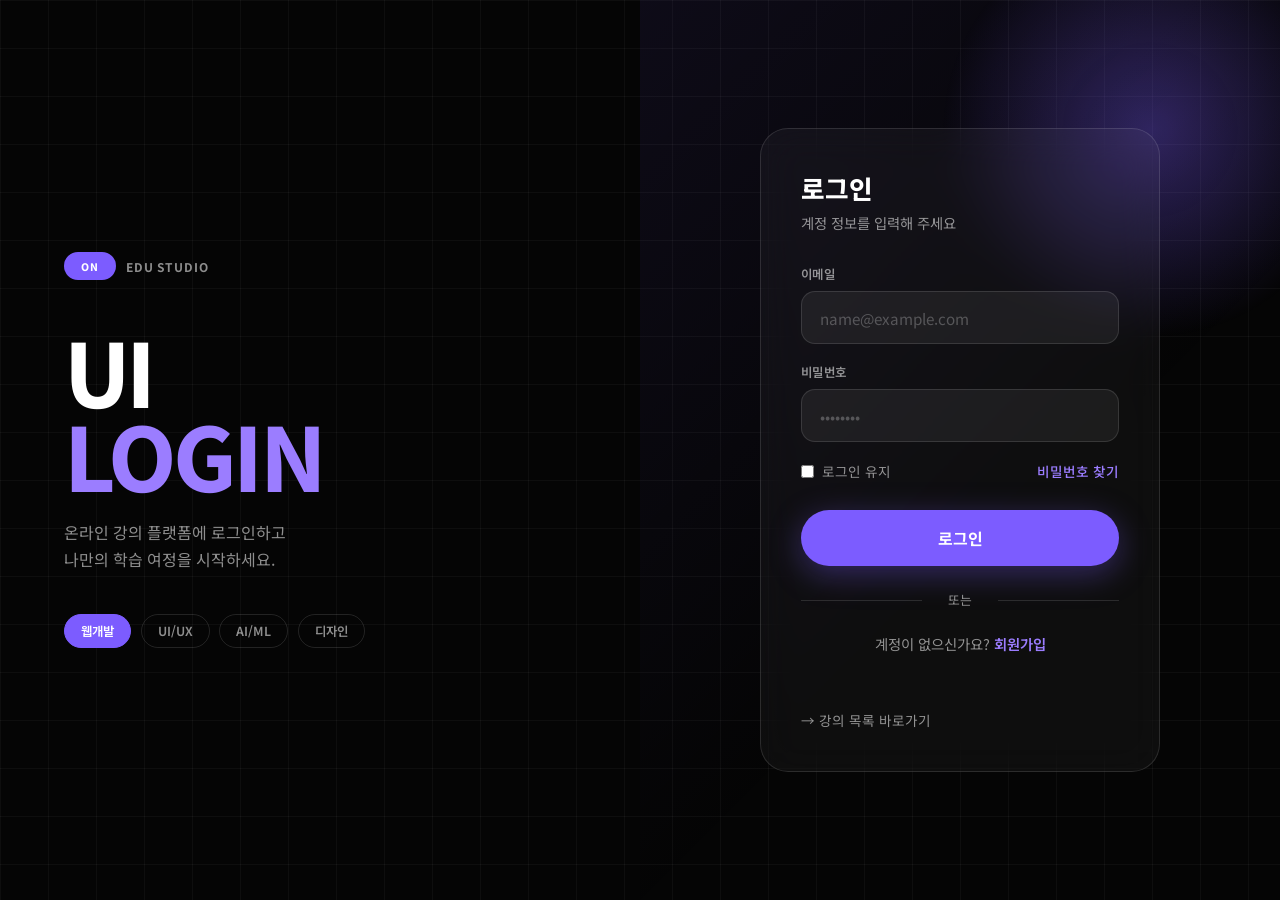
<file: templates/login.html>
<!DOCTYPE html>
<html lang="ko">
<head>
  <meta charset="UTF-8">
  <meta name="viewport" content="width=device-width, initial-scale=1.0">
  <title>LOGIN — EduStudio</title>
  <link rel="preconnect" href="https://fonts.googleapis.com">
  <link rel="preconnect" href="https://fonts.gstatic.com" crossorigin>
  <link href="https://fonts.googleapis.com/css2?family=Inter:wght@400;600;700;800&family=Noto+Sans+KR:wght@400;500;700;800&display=swap" rel="stylesheet">
  <style>
    *, *::before, *::after { margin: 0; padding: 0; box-sizing: border-box; }

    :root {
      --bg: #050505;
      --purple: #7c5cff;
      --purple-light: #9b7dff;
      --purple-glow: rgba(124, 92, 255, 0.35);
      --text: #ffffff;
      --muted: rgba(255, 255, 255, 0.55);
      --border: rgba(255, 255, 255, 0.12);
      --card: rgba(255, 255, 255, 0.04);
    }

    body {
      min-height: 100vh;
      font-family: 'Noto Sans KR', 'Inter', sans-serif;
      background: var(--bg);
      color: var(--text);
      overflow-x: hidden;
    }

    .grid-bg {
      position: fixed;
      inset: 0;
      background-image:
        linear-gradient(rgba(255,255,255,0.04) 1px, transparent 1px),
        linear-gradient(90deg, rgba(255,255,255,0.04) 1px, transparent 1px);
      background-size: 48px 48px;
      pointer-events: none;
    }

    .glow {
      position: fixed;
      width: 420px;
      height: 420px;
      border-radius: 50%;
      background: radial-gradient(circle, var(--purple-glow), transparent 70%);
      top: -80px;
      right: -80px;
      pointer-events: none;
    }

    .page {
      position: relative;
      z-index: 1;
      min-height: 100vh;
      display: grid;
      grid-template-columns: 1fr 1fr;
    }

    .hero {
      padding: 4rem;
      display: flex;
      flex-direction: column;
      justify-content: center;
    }

    .toggle {
      display: inline-flex;
      align-items: center;
      gap: 0.6rem;
      margin-bottom: 3rem;
      font-size: 0.75rem;
      font-weight: 700;
      letter-spacing: 0.08em;
      color: var(--muted);
    }

    .toggle-pill {
      width: 52px;
      height: 28px;
      background: var(--purple);
      border-radius: 100px;
      position: relative;
    }

    .toggle-pill::after {
      content: 'ON';
      position: absolute;
      inset: 0;
      display: flex;
      align-items: center;
      justify-content: center;
      font-size: 0.65rem;
      font-weight: 800;
      color: white;
    }

    .hero-title {
      font-size: clamp(3rem, 8vw, 5.5rem);
      font-weight: 800;
      line-height: 0.95;
      letter-spacing: -0.04em;
      margin-bottom: 1.5rem;
    }

    .hero-title span {
      color: var(--purple-light);
    }

    .hero-desc {
      font-size: 1rem;
      color: var(--muted);
      max-width: 360px;
      line-height: 1.7;
      margin-bottom: 2.5rem;
    }

    .tags {
      display: flex;
      flex-wrap: wrap;
      gap: 0.6rem;
    }

    .tag {
      padding: 0.45rem 1rem;
      border-radius: 100px;
      font-size: 0.78rem;
      font-weight: 600;
      border: 1px solid var(--border);
      color: var(--muted);
    }

    .tag.active {
      background: var(--purple);
      border-color: var(--purple);
      color: white;
    }

    .login-panel {
      display: flex;
      align-items: center;
      justify-content: center;
      padding: 2rem;
      background: linear-gradient(135deg, rgba(124,92,255,0.08), transparent 60%);
    }

    .login-card {
      width: 100%;
      max-width: 400px;
      background: var(--card);
      border: 1px solid var(--border);
      border-radius: 28px;
      padding: 2.5rem;
      backdrop-filter: blur(20px);
    }

    .login-card h2 {
      font-size: 1.6rem;
      font-weight: 800;
      margin-bottom: 0.4rem;
    }

    .login-card p {
      color: var(--muted);
      font-size: 0.9rem;
      margin-bottom: 2rem;
    }

    .field {
      margin-bottom: 1.2rem;
    }

    .field label {
      display: block;
      font-size: 0.78rem;
      font-weight: 600;
      color: var(--muted);
      margin-bottom: 0.5rem;
      letter-spacing: 0.04em;
    }

    .field input {
      width: 100%;
      padding: 0.9rem 1.1rem;
      background: rgba(255,255,255,0.06);
      border: 1px solid var(--border);
      border-radius: 14px;
      color: white;
      font-size: 0.95rem;
      font-family: inherit;
      outline: none;
      transition: border-color 0.2s, box-shadow 0.2s;
    }

    .field input:focus {
      border-color: var(--purple);
      box-shadow: 0 0 0 3px var(--purple-glow);
    }

    .field input::placeholder { color: rgba(255,255,255,0.25); }

    .options {
      display: flex;
      align-items: center;
      justify-content: space-between;
      margin-bottom: 1.8rem;
      font-size: 0.85rem;
    }

    .remember {
      display: flex;
      align-items: center;
      gap: 0.5rem;
      color: var(--muted);
      cursor: pointer;
    }

    .remember input { accent-color: var(--purple); }

    .options a {
      color: var(--purple-light);
      text-decoration: none;
      font-weight: 500;
    }

    .btn-login {
      width: 100%;
      padding: 1rem;
      background: var(--purple);
      color: white;
      border: none;
      border-radius: 100px;
      font-size: 1rem;
      font-weight: 700;
      font-family: inherit;
      cursor: pointer;
      transition: transform 0.2s, box-shadow 0.2s;
      box-shadow: 0 8px 32px var(--purple-glow);
    }

    .btn-login:hover {
      transform: translateY(-2px);
      box-shadow: 0 12px 40px var(--purple-glow);
    }

    .divider {
      text-align: center;
      color: var(--muted);
      font-size: 0.8rem;
      margin: 1.5rem 0;
      position: relative;
    }

    .divider::before, .divider::after {
      content: '';
      position: absolute;
      top: 50%;
      width: 38%;
      height: 1px;
      background: var(--border);
    }

    .divider::before { left: 0; }
    .divider::after { right: 0; }

    .signup-link {
      text-align: center;
      font-size: 0.88rem;
      color: var(--muted);
    }

    .signup-link a {
      color: var(--purple-light);
      font-weight: 600;
      text-decoration: none;
    }

    .back-link {
      display: inline-flex;
      align-items: center;
      gap: 0.4rem;
      margin-top: 1.5rem;
      color: var(--muted);
      text-decoration: none;
      font-size: 0.85rem;
      transition: color 0.2s;
    }

    .back-link:hover { color: white; }

    @media (max-width: 860px) {
      .page { grid-template-columns: 1fr; }
      .hero { padding: 3rem 2rem 1rem; }
      .hero-title { font-size: 3rem; }
      .login-panel { padding: 1rem 2rem 3rem; }
    }
  </style>
</head>
<body>
  <div class="grid-bg"></div>
  <div class="glow"></div>

  <div class="page">
    <section class="hero">
      <div class="toggle">
        <div class="toggle-pill"></div>
        EDU STUDIO
      </div>
      <h1 class="hero-title">UI<br><span>LOGIN</span></h1>
      <p class="hero-desc">
        온라인 강의 플랫폼에 로그인하고<br>
        나만의 학습 여정을 시작하세요.
      </p>
      <div class="tags">
        <span class="tag active">웹개발</span>
        <span class="tag">UI/UX</span>
        <span class="tag">AI/ML</span>
        <span class="tag">디자인</span>
      </div>
    </section>

    <section class="login-panel">
      <div class="login-card">
        <h2>로그인</h2>
        <p>계정 정보를 입력해 주세요</p>

        <form action="/lectures" method="get">
          <div class="field">
            <label for="email">이메일</label>
            <input type="email" id="email" name="email" placeholder="name@example.com" required>
          </div>
          <div class="field">
            <label for="password">비밀번호</label>
            <input type="password" id="password" name="password" placeholder="••••••••" required>
          </div>

          <div class="options">
            <label class="remember">
              <input type="checkbox" name="remember"> 로그인 유지
            </label>
            <a href="#">비밀번호 찾기</a>
          </div>

          <button type="submit" class="btn-login">로그인</button>
        </form>

        <div class="divider">또는</div>
        <p class="signup-link">계정이 없으신가요? <a href="#">회원가입</a></p>
        <a href="/lectures" class="back-link">→ 강의 목록 바로가기</a>
      </div>
    </section>
  </div>
</body>
</html>
</file>
